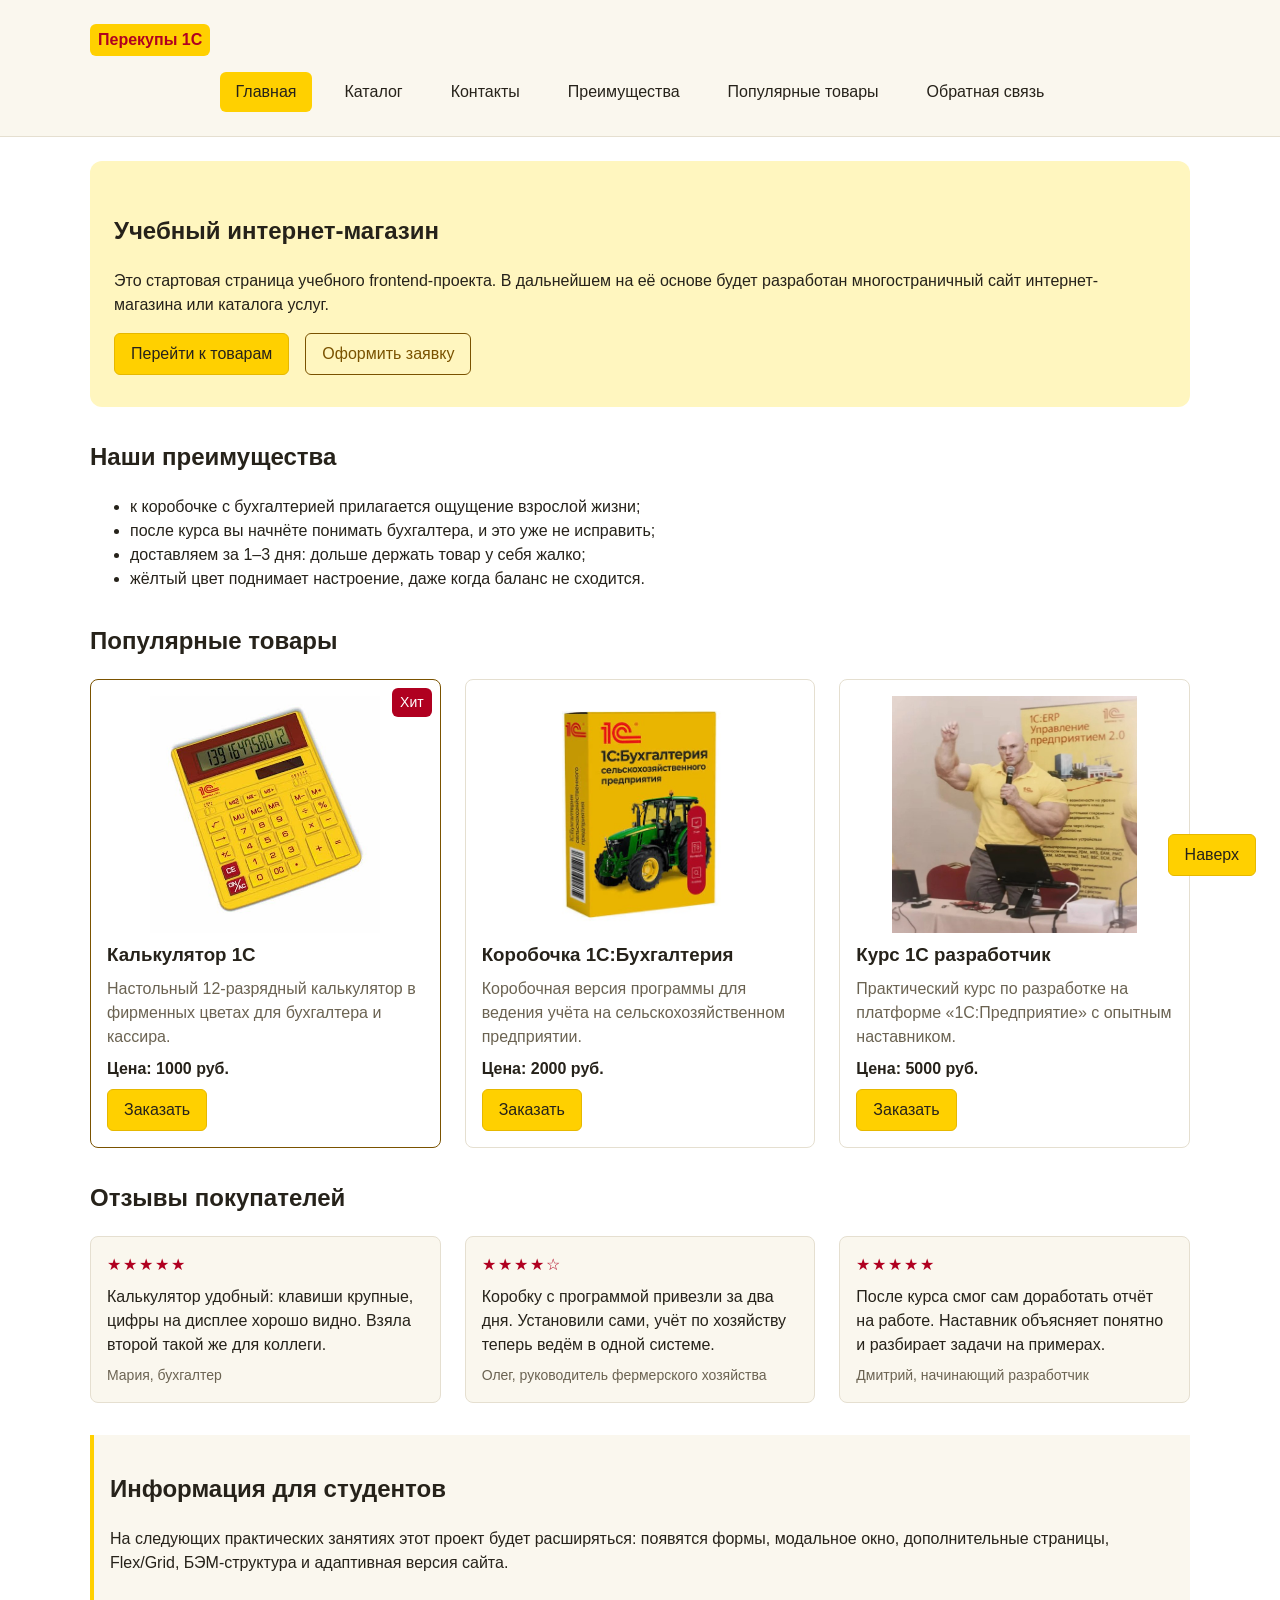
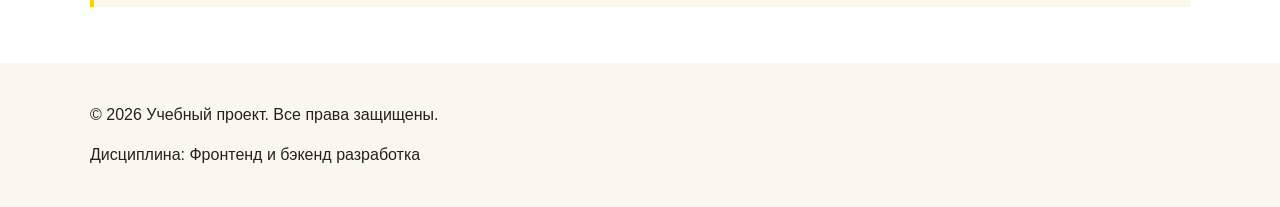
<file: index.html>
<!DOCTYPE html>
<html lang="ru">
<head>
  <meta charset="UTF-8">
  <meta name="viewport" content="width=device-width, initial-scale=1.0">
  <meta name="description" content="Главная страница учебного интернет-магазина: преимущества, популярные товары и форма заявки.">
  <title>Главная — Перекупы 1С</title>
  <meta property="og:type" content="website">
  <meta property="og:title" content="Перекупы 1С">
  <meta property="og:description" content="Учебный frontend-проект интернет-магазина.">
  <meta property="og:image" content="https://killmenull.github.io/kr1-html-css-shop/images/preview.jpg">
  <link rel="stylesheet" href="css/style.css">
  <script src="js/main.js" defer></script>
</head>
<body>
  <header class="site-header">
    <div class="site-header__inner">
      <a class="site-header__logo" href="index.html">Перекупы 1С</a>

      <nav class="site-nav" aria-label="Основная навигация">
        <ul class="site-nav__list">
          <li class="site-nav__item"><a class="site-nav__link site-nav__link--active" href="index.html">Главная</a></li>
          <li class="site-nav__item"><a class="site-nav__link" href="catalog.html">Каталог</a></li>
          <li class="site-nav__item"><a class="site-nav__link" href="contacts.html">Контакты</a></li>
          <li class="site-nav__item"><a class="site-nav__link" href="index.html#advantages">Преимущества</a></li>
          <li class="site-nav__item"><a class="site-nav__link" href="index.html#popular">Популярные товары</a></li>
          <li class="site-nav__item"><a class="site-nav__link" href="index.html#contacts">Обратная связь</a></li>
        </ul>
      </nav>
    </div>
  </header>
  <main>
    <section class="hero">
      <h1>Учебный интернет-магазин</h1>
      <p>
        Это стартовая страница учебного frontend-проекта.
        В дальнейшем на её основе будет разработан многостраничный сайт
        интернет-магазина или каталога услуг.
      </p>
      <div class="hero__actions">
        <a class="button button--primary" href="#popular">Перейти к товарам</a>
        <a class="button button--secondary" href="order.html">Оформить заявку</a>
      </div>
    </section>
    <section class="section" id="advantages">
      <h2 class="section__title">Наши преимущества</h2>

      <ul class="advantages-list">
        <li>к коробочке с бухгалтерией прилагается ощущение взрослой жизни;</li>
        <li>после курса вы начнёте понимать бухгалтера, и это уже не исправить;</li>
        <li>доставляем за 1–3 дня: дольше держать товар у себя жалко;</li>
        <li>жёлтый цвет поднимает настроение, даже когда баланс не сходится.</li>
      </ul>
    </section>
    <section class="section" id="popular">
      <h2 class="section__title">Популярные товары</h2>

      <div class="products-grid">
        <article class="product-card product-card--featured">
          <span class="product-card__badge">Хит</span>
          <img class="product-card__image" src="images/product-1.jpg" alt="Жёлтый настольный калькулятор 1С с красными клавишами" width="440" height="454">
          <h3 class="product-card__title"><a class="product-card__link" href="product.html">Калькулятор 1С</a></h3>
          <p class="product-card__description">Настольный 12-разрядный калькулятор в фирменных цветах для бухгалтера и кассира.</p>
          <p class="product-card__price">Цена: 1000 руб.</p>
          <button class="button button--primary product-card__button" type="button" data-product="Калькулятор 1С">
            Заказать
          </button>
        </article>

        <article class="product-card">
          <img class="product-card__image" src="images/product-2.jpg" alt="Жёлтая коробка программы «1С:Бухгалтерия сельскохозяйственного предприятия» с изображением трактора" width="395" height="506">
          <h3 class="product-card__title"><a class="product-card__link" href="product-2.html">Коробочка 1С:Бухгалтерия</a></h3>
          <p class="product-card__description">Коробочная версия программы для ведения учёта на сельскохозяйственном предприятии.</p>
          <p class="product-card__price">Цена: 2000 руб.</p>
          <button class="button button--primary product-card__button" type="button" data-product="Коробочка 1С:Бухгалтерия">
            Заказать
          </button>
        </article>

        <article class="product-card">
          <img class="product-card__image" src="images/product-3.jpg" alt="Преподаватель в жёлтой футболке 1С выступает с микрофоном на фоне плаката «1С:ERP»" width="800" height="775">
          <h3 class="product-card__title"><a class="product-card__link" href="product-3.html">Курс 1С разработчик</a></h3>
          <p class="product-card__description">Практический курс по разработке на платформе «1С:Предприятие» с опытным наставником.</p>
          <p class="product-card__price">Цена: 5000 руб.</p>
          <button class="button button--primary product-card__button" type="button" data-product="Курс 1С разработчик">
            Заказать
          </button>
        </article>
      </div>
    </section>
    <p class="success-message" id="success-message" hidden>
      Форма успешно отправлена!
    </p>
    <section class="section">
      <h2 class="section__title">Отзывы покупателей</h2>

      <div class="reviews">
        <figure class="review">
          <p class="review__rating" role="img" aria-label="Оценка: 5 из 5">★★★★★</p>
          <blockquote class="review__text">
            Калькулятор удобный: клавиши крупные, цифры на дисплее хорошо видно.
            Взяла второй такой же для коллеги.
          </blockquote>
          <figcaption class="review__author">Мария, бухгалтер</figcaption>
        </figure>

        <figure class="review">
          <p class="review__rating" role="img" aria-label="Оценка: 4 из 5">★★★★☆</p>
          <blockquote class="review__text">
            Коробку с программой привезли за два дня. Установили сами,
            учёт по хозяйству теперь ведём в одной системе.
          </blockquote>
          <figcaption class="review__author">Олег, руководитель фермерского хозяйства</figcaption>
        </figure>

        <figure class="review">
          <p class="review__rating" role="img" aria-label="Оценка: 5 из 5">★★★★★</p>
          <blockquote class="review__text">
            После курса смог сам доработать отчёт на работе.
            Наставник объясняет понятно и разбирает задачи на примерах.
          </blockquote>
          <figcaption class="review__author">Дмитрий, начинающий разработчик</figcaption>
        </figure>
      </div>
    </section>
    <aside class="aside-info">
      <h2>Информация для студентов</h2>
      <p>
        На следующих практических занятиях этот проект будет расширяться:
        появятся формы, модальное окно, дополнительные страницы, Flex/Grid,
        БЭМ-структура и адаптивная версия сайта.
      </p>
    </aside>
  </main>
  <footer class="site-footer" id="contacts">
    <div class="site-footer__inner">
      <p>&copy; 2026 Учебный проект. Все права защищены.</p>
      <p>Дисциплина: Фронтенд и бэкенд разработка</p>
    </div>
  </footer>

  <a class="button button--primary to-top" href="#">Наверх</a>
  <dialog class="order-dialog" id="order-dialog" aria-labelledby="order-dialog-title">
    <h2 class="order-dialog__title" id="order-dialog-title">Оформление заявки</h2>

    <form class="order-form" id="order-form" action="#" method="post" novalidate>
      <input id="selected-product" name="selected-product" type="hidden">

      <div class="order-form__field">
        <label class="order-form__label" for="order-name">Имя</label>
        <input
          class="order-form__input"
          id="order-name"
          name="name"
          type="text"
          placeholder="Введите ваше имя"
          minlength="2"
          autocomplete="given-name"
          required
        >
      </div>

      <div class="order-form__field">
        <label class="order-form__label" for="order-email">E-mail</label>
        <input
          class="order-form__input"
          id="order-email"
          name="email"
          type="email"
          placeholder="example@mail.ru"
          autocomplete="email"
          required
        >
      </div>

      <div class="order-form__field">
        <label class="order-form__label" for="order-phone">Телефон</label>
        <input
          class="order-form__input"
          id="order-phone"
          name="phone"
          type="tel"
          inputmode="tel"
          placeholder="+7 (900) 000-00-00"
          pattern="^\+7 \(\d{3}\) \d{3}-\d{2}-\d{2}$"
          required
        >
        <small class="order-form__hint">Формат: +7 (900) 000-00-00</small>
      </div>

      <div class="order-form__field">
        <label class="order-form__label" for="order-date">Дата связи</label>
        <input
          class="order-form__input"
          id="order-date"
          name="date"
          type="date"
        >
      </div>

      <div class="order-form__field">
        <label class="order-form__label" for="order-topic">Тема заявки</label>
        <select class="order-form__select" id="order-topic" name="topic" required>
          <option value="">Выберите тему</option>
          <option value="product">Заказ товара</option>
          <option value="consultation">Консультация</option>
          <option value="delivery">Доставка</option>
        </select>
      </div>

      <div class="order-form__field">
        <label class="order-form__label" for="order-comment">Комментарий</label>
        <textarea
          class="order-form__textarea"
          id="order-comment"
          name="comment"
          rows="4"
          placeholder="Укажите дополнительную информацию"
        ></textarea>
      </div>

      <div class="order-form__field order-form__field--checkbox">
        <label class="order-form__label">
          <input
            class="order-form__checkbox"
            id="order-agreement"
            name="agreement"
            type="checkbox"
            required
          >
          Я согласен на обработку данных
        </label>
      </div>

      <div class="order-form__actions">
        <button class="button button--secondary" type="button" id="close-order-dialog">Закрыть</button>
        <button class="button button--primary" type="submit">Отправить заявку</button>
      </div>
    </form>
  </dialog>
</body>
</html>
</file>
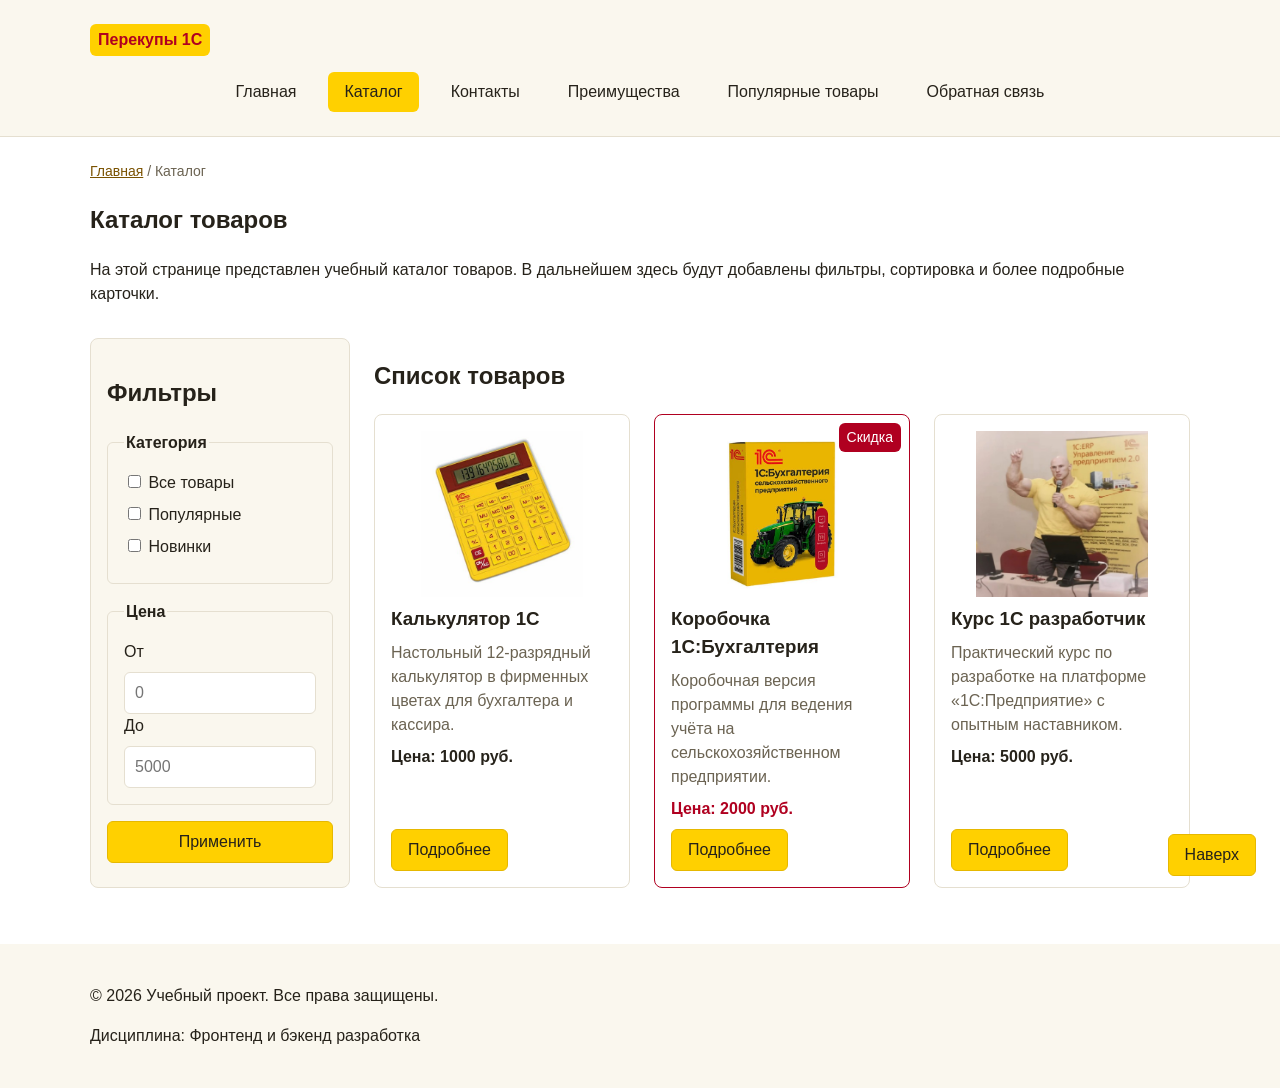
<file: catalog.html>
<!DOCTYPE html>
<html lang="ru">
<head>
  <meta charset="UTF-8">
  <meta name="viewport" content="width=device-width, initial-scale=1.0">
  <meta name="description" content="Каталог товаров учебного интернет-магазина.">
  <title>Каталог товаров — Перекупы 1С</title>
  <meta property="og:type" content="website">
  <meta property="og:title" content="Каталог товаров — Перекупы 1С">
  <meta property="og:description" content="Каталог товаров учебного интернет-магазина.">
  <meta property="og:image" content="https://killmenull.github.io/kr1-html-css-shop/images/preview.jpg">
  <link rel="stylesheet" href="css/style.css">
</head>
<body>
  <header class="site-header">
    <div class="site-header__inner">
      <a class="site-header__logo" href="index.html">Перекупы 1С</a>

      <nav class="site-nav" aria-label="Основная навигация">
        <ul class="site-nav__list">
          <li class="site-nav__item"><a class="site-nav__link" href="index.html">Главная</a></li>
          <li class="site-nav__item"><a class="site-nav__link site-nav__link--active" href="catalog.html">Каталог</a></li>
          <li class="site-nav__item"><a class="site-nav__link" href="contacts.html">Контакты</a></li>
          <li class="site-nav__item"><a class="site-nav__link" href="index.html#advantages">Преимущества</a></li>
          <li class="site-nav__item"><a class="site-nav__link" href="index.html#popular">Популярные товары</a></li>
          <li class="site-nav__item"><a class="site-nav__link" href="index.html#contacts">Обратная связь</a></li>
        </ul>
      </nav>
    </div>
  </header>

  <main>
    <nav class="breadcrumbs" aria-label="Хлебные крошки">
      <a class="breadcrumbs__link" href="index.html">Главная</a>
      <span class="breadcrumbs__current">Каталог</span>
    </nav>

    <section class="section">
      <h1>Каталог товаров</h1>
      <p>
        На этой странице представлен учебный каталог товаров.
        В дальнейшем здесь будут добавлены фильтры, сортировка и более
        подробные карточки.
      </p>
    </section>

    <section class="catalog-layout">
      <aside class="catalog-filters">
        <h2>Фильтры</h2>

        <form class="filters-form" action="#" method="get">
          <fieldset class="filters-form__group">
            <legend class="filters-form__legend">Категория</legend>

            <label class="filters-form__label">
              <input type="checkbox" name="category" value="all">
              Все товары
            </label>

            <label class="filters-form__label">
              <input type="checkbox" name="category" value="popular">
              Популярные
            </label>

            <label class="filters-form__label">
              <input type="checkbox" name="category" value="new">
              Новинки
            </label>
          </fieldset>

          <fieldset class="filters-form__group">
            <legend class="filters-form__legend">Цена</legend>

            <label class="filters-form__label" for="price-from">От</label>
            <input class="filters-form__input" id="price-from" name="price-from" type="number" min="0" placeholder="0">

            <label class="filters-form__label" for="price-to">До</label>
            <input class="filters-form__input" id="price-to" name="price-to" type="number" min="0" placeholder="5000">
          </fieldset>

          <button class="button button--primary" type="submit">Применить</button>
        </form>
      </aside>

      <section class="catalog-products">
        <h2>Список товаров</h2>

        <div class="products-grid">
          <article class="product-card">
            <img class="product-card__image" src="images/product-1.jpg" alt="Жёлтый настольный калькулятор 1С с красными клавишами" width="440" height="454">
            <h3 class="product-card__title"><a class="product-card__link" href="product.html">Калькулятор 1С</a></h3>
            <p class="product-card__description">Настольный 12-разрядный калькулятор в фирменных цветах для бухгалтера и кассира.</p>
            <p class="product-card__price">Цена: 1000 руб.</p>
            <a class="button button--primary product-card__button" href="product.html">Подробнее</a>
          </article>

          <article class="product-card product-card--discount">
            <span class="product-card__badge">Скидка</span>
            <img class="product-card__image" src="images/product-2.jpg" alt="Жёлтая коробка программы «1С:Бухгалтерия сельскохозяйственного предприятия» с изображением трактора" width="395" height="506">
            <h3 class="product-card__title"><a class="product-card__link" href="product-2.html">Коробочка 1С:Бухгалтерия</a></h3>
            <p class="product-card__description">Коробочная версия программы для ведения учёта на сельскохозяйственном предприятии.</p>
            <p class="product-card__price">Цена: 2000 руб.</p>
            <a class="button button--primary product-card__button" href="product-2.html">Подробнее</a>
          </article>

          <article class="product-card">
            <img class="product-card__image" src="images/product-3.jpg" alt="Преподаватель в жёлтой футболке 1С выступает с микрофоном на фоне плаката «1С:ERP»" width="800" height="775">
            <h3 class="product-card__title"><a class="product-card__link" href="product-3.html">Курс 1С разработчик</a></h3>
            <p class="product-card__description">Практический курс по разработке на платформе «1С:Предприятие» с опытным наставником.</p>
            <p class="product-card__price">Цена: 5000 руб.</p>
            <a class="button button--primary product-card__button" href="product-3.html">Подробнее</a>
          </article>
        </div>
      </section>
    </section>
  </main>

  <footer class="site-footer">
    <div class="site-footer__inner">
      <p>&copy; 2026 Учебный проект. Все права защищены.</p>
      <p>Дисциплина: Фронтенд и бэкенд разработка</p>
    </div>
  </footer>

  <a class="button button--primary to-top" href="#">Наверх</a>
</body>
</html>
</file>
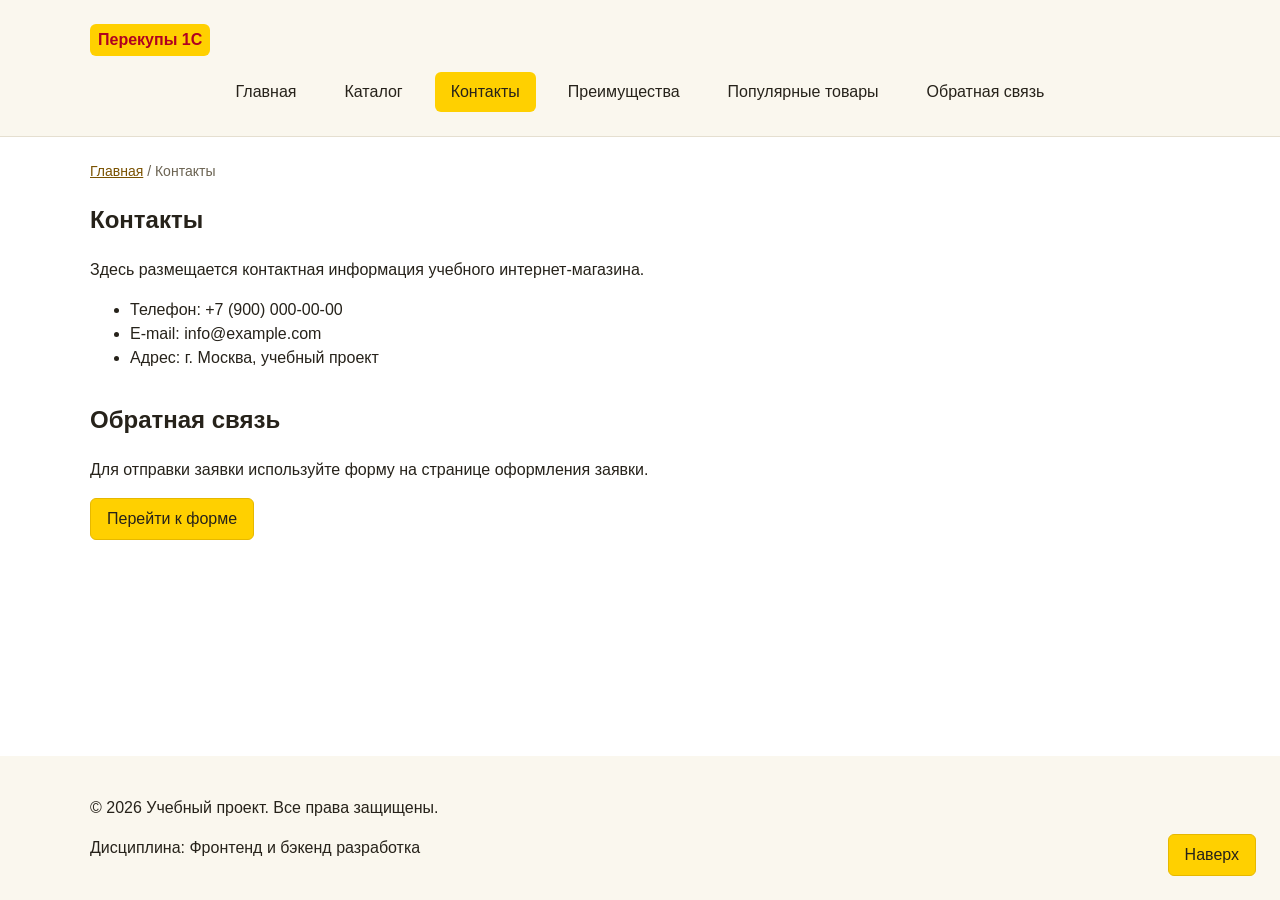
<file: contacts.html>
<!DOCTYPE html>
<html lang="ru">
<head>
  <meta charset="UTF-8">
  <meta name="viewport" content="width=device-width, initial-scale=1.0">
  <meta name="description" content="Контактная информация учебного интернет-магазина.">
  <title>Контакты — Перекупы 1С</title>
  <meta property="og:type" content="website">
  <meta property="og:title" content="Контакты — Перекупы 1С">
  <meta property="og:description" content="Контактная информация учебного интернет-магазина.">
  <meta property="og:image" content="https://killmenull.github.io/kr1-html-css-shop/images/preview.jpg">
  <link rel="stylesheet" href="css/style.css">
</head>
<body>
  <header class="site-header">
    <div class="site-header__inner">
      <a class="site-header__logo" href="index.html">Перекупы 1С</a>

      <nav class="site-nav" aria-label="Основная навигация">
        <ul class="site-nav__list">
          <li class="site-nav__item"><a class="site-nav__link" href="index.html">Главная</a></li>
          <li class="site-nav__item"><a class="site-nav__link" href="catalog.html">Каталог</a></li>
          <li class="site-nav__item"><a class="site-nav__link site-nav__link--active" href="contacts.html">Контакты</a></li>
          <li class="site-nav__item"><a class="site-nav__link" href="index.html#advantages">Преимущества</a></li>
          <li class="site-nav__item"><a class="site-nav__link" href="index.html#popular">Популярные товары</a></li>
          <li class="site-nav__item"><a class="site-nav__link" href="index.html#contacts">Обратная связь</a></li>
        </ul>
      </nav>
    </div>
  </header>

  <main>
    <nav class="breadcrumbs" aria-label="Хлебные крошки">
      <a class="breadcrumbs__link" href="index.html">Главная</a>
      <span class="breadcrumbs__current">Контакты</span>
    </nav>

    <section class="section">
      <h1>Контакты</h1>
      <p>
        Здесь размещается контактная информация учебного интернет-магазина.
      </p>

      <ul>
        <li>Телефон: +7 (900) 000-00-00</li>
        <li>E-mail: info@example.com</li>
        <li>Адрес: г. Москва, учебный проект</li>
      </ul>
    </section>

    <section class="section" id="feedback">
      <h2 class="section__title">Обратная связь</h2>
      <p>
        Для отправки заявки используйте форму на странице оформления заявки.
      </p>
      <a class="button button--primary" href="order.html">Перейти к форме</a>
    </section>
  </main>

  <footer class="site-footer">
    <div class="site-footer__inner">
      <p>&copy; 2026 Учебный проект. Все права защищены.</p>
      <p>Дисциплина: Фронтенд и бэкенд разработка</p>
    </div>
  </footer>

  <a class="button button--primary to-top" href="#">Наверх</a>
</body>
</html>
</file>
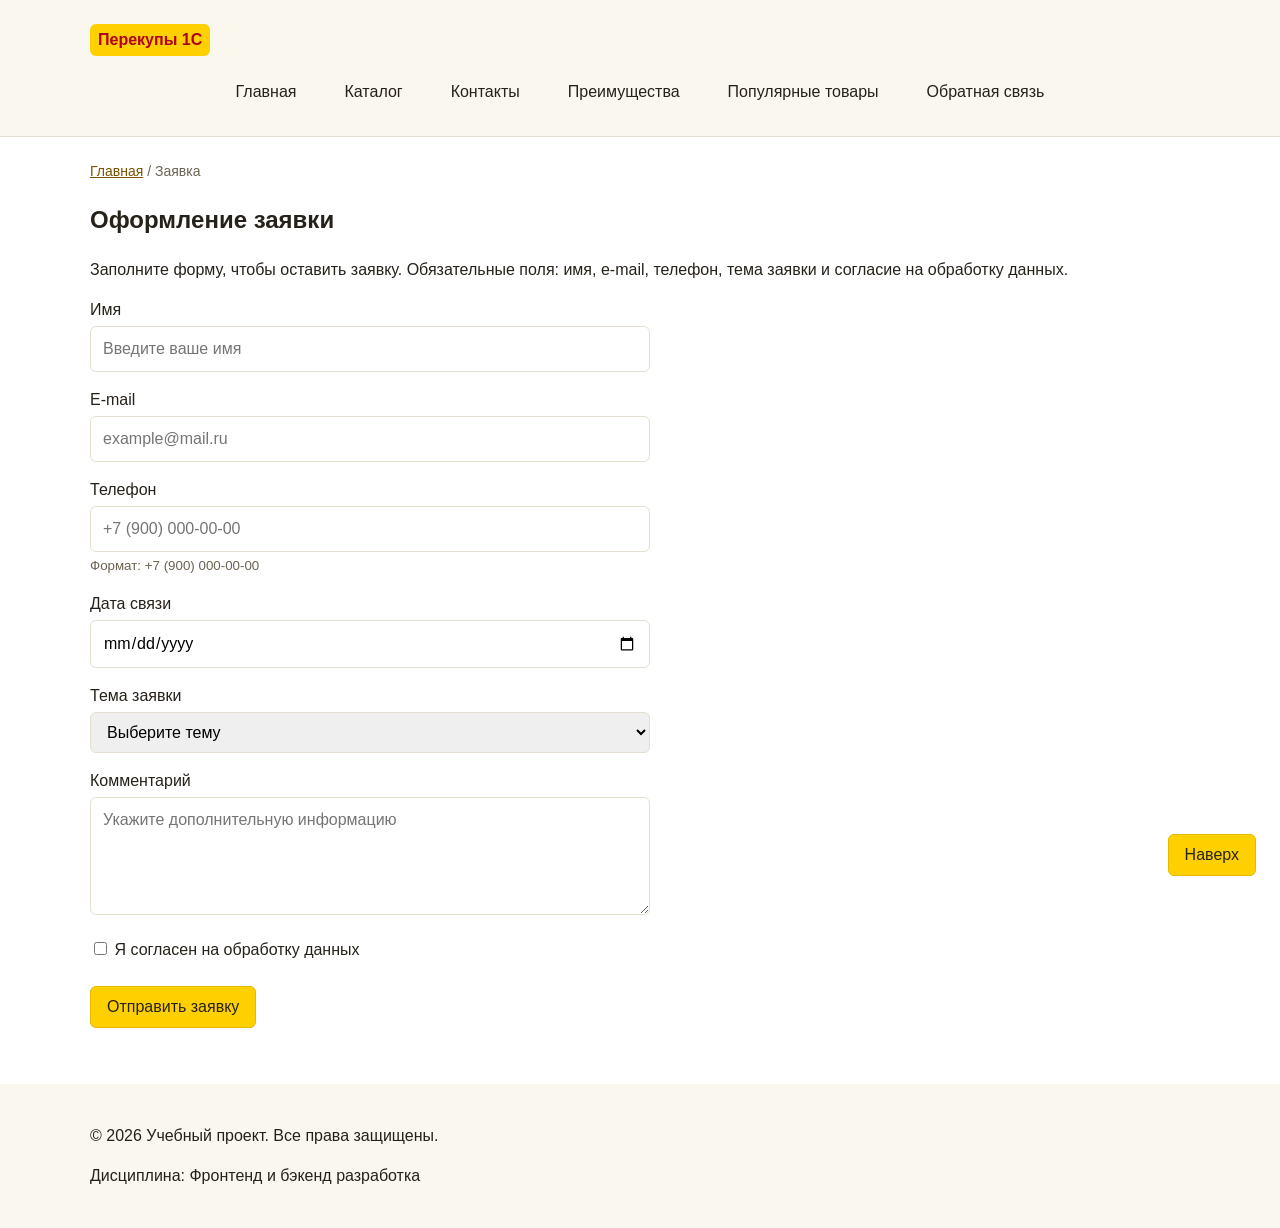
<file: order.html>
<!DOCTYPE html>
<html lang="ru">
<head>
  <meta charset="UTF-8">
  <meta name="viewport" content="width=device-width, initial-scale=1.0">
  <meta name="description" content="Оформление заявки в учебном интернет-магазине: форма с контактными данными и темой обращения.">
  <title>Заявка — Перекупы 1С</title>
  <meta property="og:type" content="website">
  <meta property="og:title" content="Заявка — Перекупы 1С">
  <meta property="og:description" content="Оформление заявки в учебном интернет-магазине.">
  <meta property="og:image" content="https://killmenull.github.io/kr1-html-css-shop/images/preview.jpg">
  <link rel="stylesheet" href="css/style.css">
  <script src="js/main.js" defer></script>
</head>
<body>
  <header class="site-header">
    <div class="site-header__inner">
      <a class="site-header__logo" href="index.html">Перекупы 1С</a>

      <nav class="site-nav" aria-label="Основная навигация">
        <ul class="site-nav__list">
          <li class="site-nav__item"><a class="site-nav__link" href="index.html">Главная</a></li>
          <li class="site-nav__item"><a class="site-nav__link" href="catalog.html">Каталог</a></li>
          <li class="site-nav__item"><a class="site-nav__link" href="contacts.html">Контакты</a></li>
          <li class="site-nav__item"><a class="site-nav__link" href="index.html#advantages">Преимущества</a></li>
          <li class="site-nav__item"><a class="site-nav__link" href="index.html#popular">Популярные товары</a></li>
          <li class="site-nav__item"><a class="site-nav__link" href="index.html#contacts">Обратная связь</a></li>
        </ul>
      </nav>
    </div>
  </header>

  <main>
    <nav class="breadcrumbs" aria-label="Хлебные крошки">
      <a class="breadcrumbs__link" href="index.html">Главная</a>
      <span class="breadcrumbs__current">Заявка</span>
    </nav>

    <section class="section">
      <h1>Оформление заявки</h1>
      <p>
        Заполните форму, чтобы оставить заявку. Обязательные поля: имя, e-mail,
        телефон, тема заявки и согласие на обработку данных.
      </p>

      <form class="order-form order-form--page" id="order-form" action="#" method="post" novalidate>
        <div class="order-form__field">
          <label class="order-form__label" for="order-name">Имя</label>
          <input
            class="order-form__input"
            id="order-name"
            name="name"
            type="text"
            placeholder="Введите ваше имя"
            minlength="2"
            autocomplete="given-name"
            required
          >
        </div>

        <div class="order-form__field">
          <label class="order-form__label" for="order-email">E-mail</label>
          <input
            class="order-form__input"
            id="order-email"
            name="email"
            type="email"
            placeholder="example@mail.ru"
            autocomplete="email"
            required
          >
        </div>

        <div class="order-form__field">
          <label class="order-form__label" for="order-phone">Телефон</label>
          <input
            class="order-form__input"
            id="order-phone"
            name="phone"
            type="tel"
            inputmode="tel"
            placeholder="+7 (900) 000-00-00"
            pattern="^\+7 \(\d{3}\) \d{3}-\d{2}-\d{2}$"
            required
          >
          <small class="order-form__hint">Формат: +7 (900) 000-00-00</small>
        </div>

        <div class="order-form__field">
          <label class="order-form__label" for="order-date">Дата связи</label>
          <input
            class="order-form__input"
            id="order-date"
            name="date"
            type="date"
          >
        </div>

        <div class="order-form__field">
          <label class="order-form__label" for="order-topic">Тема заявки</label>
          <select class="order-form__select" id="order-topic" name="topic" required>
            <option value="">Выберите тему</option>
            <option value="product">Заказ товара</option>
            <option value="consultation">Консультация</option>
            <option value="delivery">Доставка</option>
          </select>
        </div>

        <div class="order-form__field">
          <label class="order-form__label" for="order-comment">Комментарий</label>
          <textarea
            class="order-form__textarea"
            id="order-comment"
            name="comment"
            rows="4"
            placeholder="Укажите дополнительную информацию"
          ></textarea>
        </div>

        <div class="order-form__field order-form__field--checkbox">
          <label class="order-form__label">
            <input
              class="order-form__checkbox"
              id="order-agreement"
              name="agreement"
              type="checkbox"
              required
            >
            Я согласен на обработку данных
          </label>
        </div>

        <div class="order-form__actions">
          <button class="button button--primary" type="submit">Отправить заявку</button>
        </div>
      </form>

      <p class="success-message" id="success-message" hidden>
        Форма успешно отправлена!
      </p>
    </section>
  </main>

  <footer class="site-footer">
    <div class="site-footer__inner">
      <p>&copy; 2026 Учебный проект. Все права защищены.</p>
      <p>Дисциплина: Фронтенд и бэкенд разработка</p>
    </div>
  </footer>

  <a class="button button--primary to-top" href="#">Наверх</a>
</body>
</html>
</file>
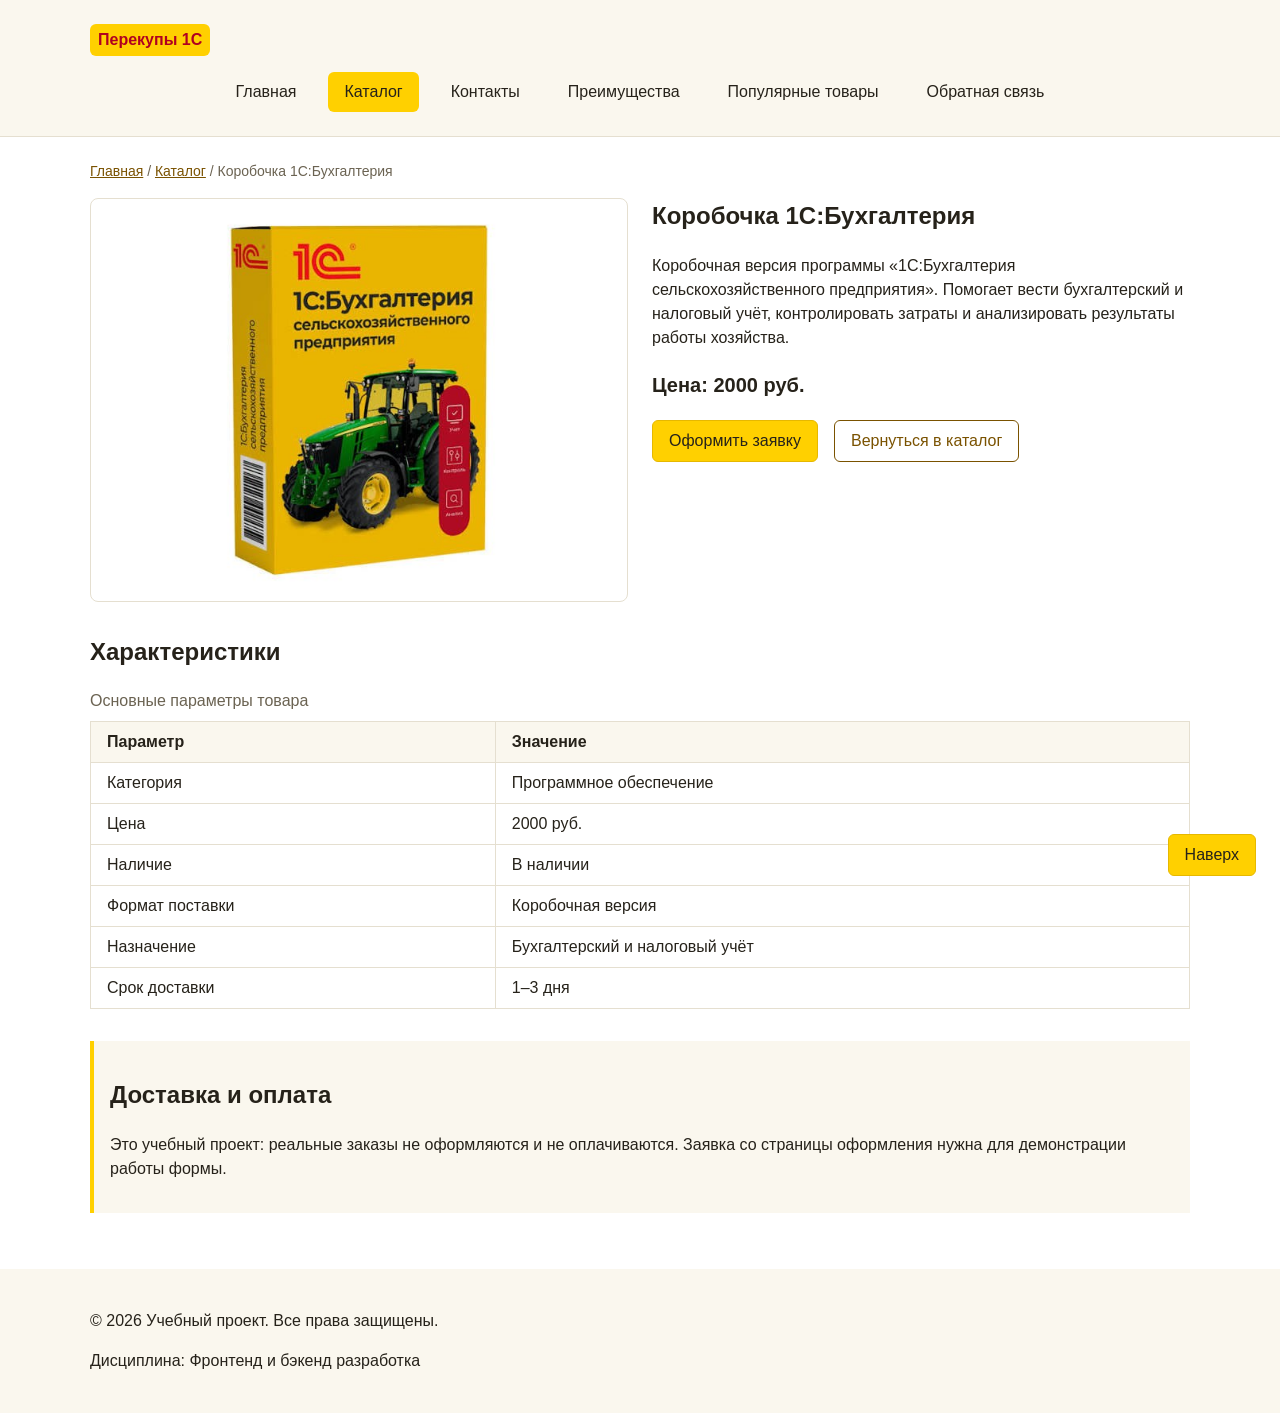
<file: product-2.html>
<!DOCTYPE html>
<html lang="ru">
<head>
  <meta charset="UTF-8">
  <meta name="viewport" content="width=device-width, initial-scale=1.0">
  <meta name="description" content="Коробочка 1С:Бухгалтерия: коробочная версия программы для учёта, описание, цена и характеристики.">
  <title>Коробочка 1С:Бухгалтерия — Перекупы 1С</title>
  <meta property="og:type" content="website">
  <meta property="og:title" content="Коробочка 1С:Бухгалтерия — Перекупы 1С">
  <meta property="og:description" content="Коробочка 1С:Бухгалтерия: коробочная версия программы для учёта, описание, цена и характеристики.">
  <meta property="og:image" content="https://killmenull.github.io/kr1-html-css-shop/images/preview.jpg">
  <link rel="stylesheet" href="css/style.css">
</head>
<body>
  <header class="site-header">
    <div class="site-header__inner">
      <a class="site-header__logo" href="index.html">Перекупы 1С</a>

      <nav class="site-nav" aria-label="Основная навигация">
        <ul class="site-nav__list">
          <li class="site-nav__item"><a class="site-nav__link" href="index.html">Главная</a></li>
          <li class="site-nav__item"><a class="site-nav__link site-nav__link--active" href="catalog.html">Каталог</a></li>
          <li class="site-nav__item"><a class="site-nav__link" href="contacts.html">Контакты</a></li>
          <li class="site-nav__item"><a class="site-nav__link" href="index.html#advantages">Преимущества</a></li>
          <li class="site-nav__item"><a class="site-nav__link" href="index.html#popular">Популярные товары</a></li>
          <li class="site-nav__item"><a class="site-nav__link" href="index.html#contacts">Обратная связь</a></li>
        </ul>
      </nav>
    </div>
  </header>

  <main>
    <nav class="breadcrumbs" aria-label="Хлебные крошки">
      <a class="breadcrumbs__link" href="index.html">Главная</a>
      <span class="breadcrumbs__separator" aria-hidden="true">/</span>
      <a class="breadcrumbs__link" href="catalog.html">Каталог</a>
      <span class="breadcrumbs__current">Коробочка 1С:Бухгалтерия</span>
    </nav>

    <article class="product">
      <figure class="product__media">
        <img
          class="product__image"
          src="images/product-2.jpg"
          alt="Жёлтая коробка программы «1С:Бухгалтерия сельскохозяйственного предприятия» с изображением трактора"
          width="395"
          height="506"
        >
      </figure>

      <div class="product__info">
        <h1 class="product__title">Коробочка 1С:Бухгалтерия</h1>
        <p class="product__description">
          Коробочная версия программы «1С:Бухгалтерия сельскохозяйственного
          предприятия». Помогает вести бухгалтерский и налоговый учёт,
          контролировать затраты и анализировать результаты работы хозяйства.
        </p>
        <p class="product__price">Цена: 2000 руб.</p>

        <div class="product__actions">
          <a class="button button--primary" href="order.html">Оформить заявку</a>
          <a class="button button--secondary" href="catalog.html">Вернуться в каталог</a>
        </div>
      </div>
    </article>

    <section class="section">
      <h2 class="section__title">Характеристики</h2>

      <table class="product-table">
        <caption class="product-table__caption">Основные параметры товара</caption>
        <thead>
          <tr>
            <th class="product-table__cell product-table__cell--head" scope="col">Параметр</th>
            <th class="product-table__cell product-table__cell--head" scope="col">Значение</th>
          </tr>
        </thead>
        <tbody>
          <tr>
            <td class="product-table__cell">Категория</td>
            <td class="product-table__cell">Программное обеспечение</td>
          </tr>
          <tr>
            <td class="product-table__cell">Цена</td>
            <td class="product-table__cell">2000 руб.</td>
          </tr>
          <tr>
            <td class="product-table__cell">Наличие</td>
            <td class="product-table__cell">В наличии</td>
          </tr>
          <tr>
            <td class="product-table__cell">Формат поставки</td>
            <td class="product-table__cell">Коробочная версия</td>
          </tr>
          <tr>
            <td class="product-table__cell">Назначение</td>
            <td class="product-table__cell">Бухгалтерский и налоговый учёт</td>
          </tr>
          <tr>
            <td class="product-table__cell">Срок доставки</td>
            <td class="product-table__cell">1–3 дня</td>
          </tr>
        </tbody>
      </table>
    </section>

    <aside class="aside-info">
      <h2>Доставка и оплата</h2>
      <p>
        Это учебный проект: реальные заказы не оформляются и не оплачиваются.
        Заявка со страницы оформления нужна для демонстрации работы формы.
      </p>
    </aside>
  </main>

  <footer class="site-footer">
    <div class="site-footer__inner">
      <p>&copy; 2026 Учебный проект. Все права защищены.</p>
      <p>Дисциплина: Фронтенд и бэкенд разработка</p>
    </div>
  </footer>

  <a class="button button--primary to-top" href="#">Наверх</a>
</body>
</html>
</file>
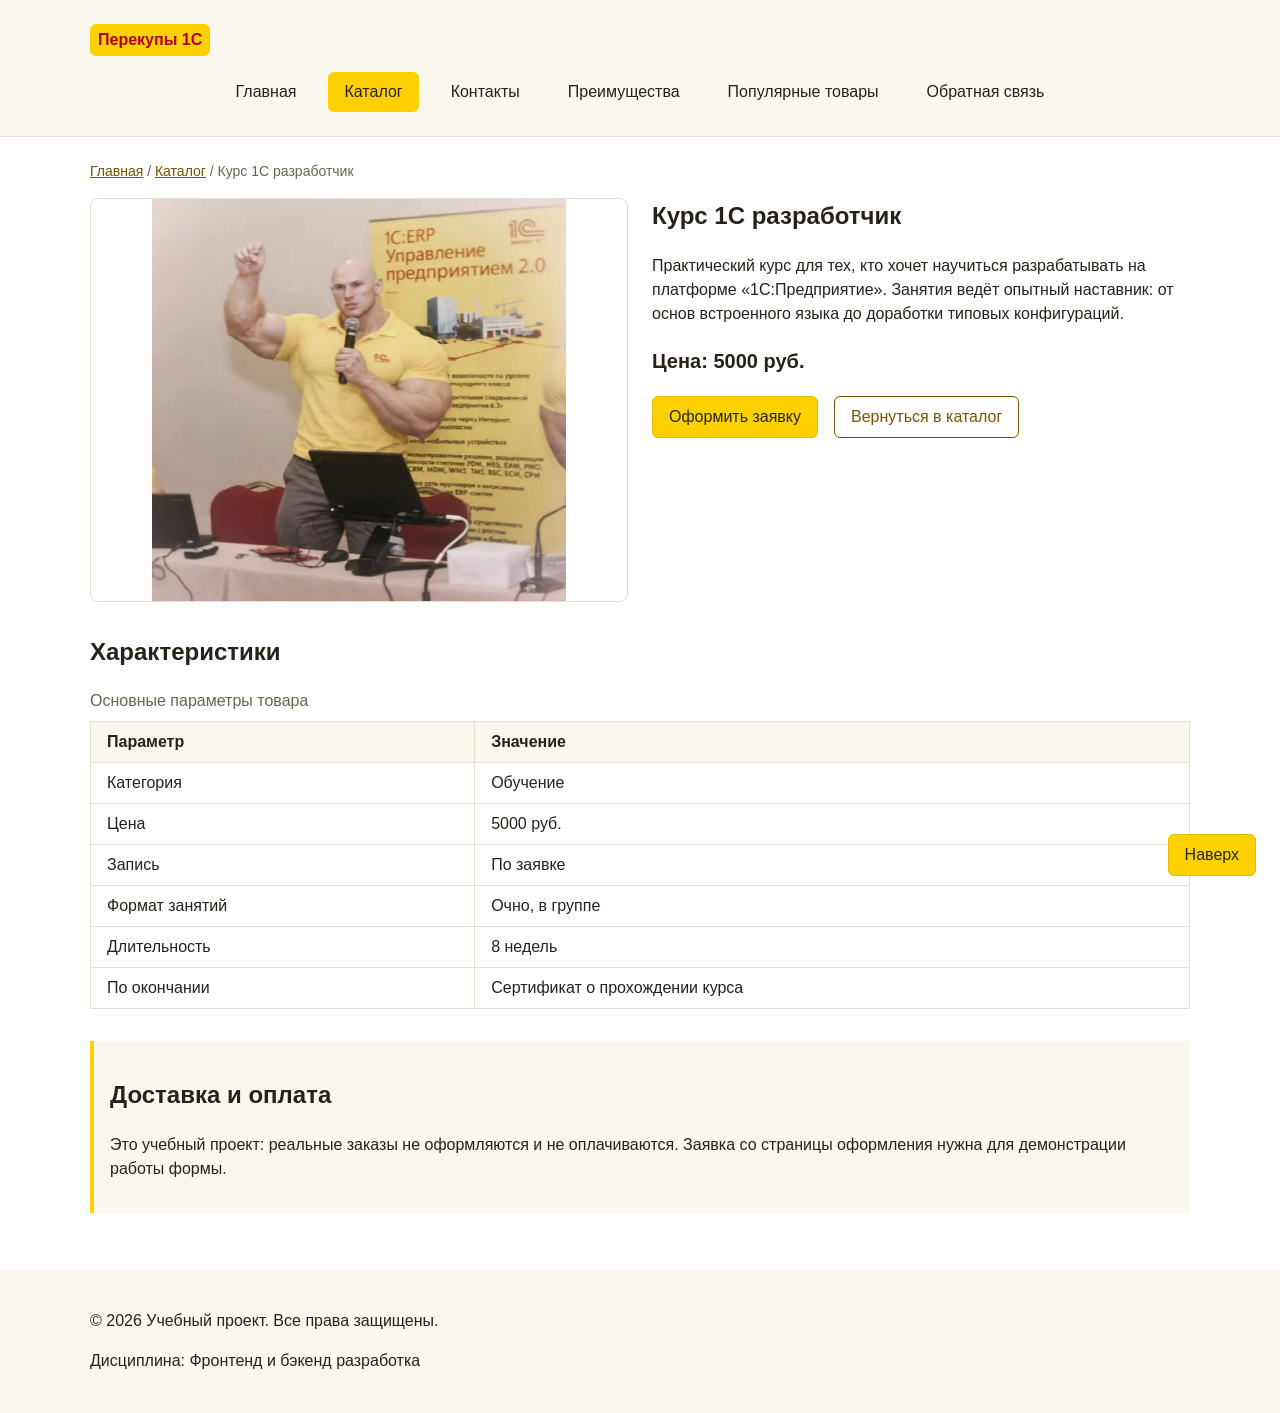
<file: product-3.html>
<!DOCTYPE html>
<html lang="ru">
<head>
  <meta charset="UTF-8">
  <meta name="viewport" content="width=device-width, initial-scale=1.0">
  <meta name="description" content="Курс 1С разработчик: практическое обучение разработке на платформе 1С, описание, цена и программа.">
  <title>Курс 1С разработчик — Перекупы 1С</title>
  <meta property="og:type" content="website">
  <meta property="og:title" content="Курс 1С разработчик — Перекупы 1С">
  <meta property="og:description" content="Курс 1С разработчик: практическое обучение разработке на платформе 1С, описание, цена и программа.">
  <meta property="og:image" content="https://killmenull.github.io/kr1-html-css-shop/images/preview.jpg">
  <link rel="stylesheet" href="css/style.css">
</head>
<body>
  <header class="site-header">
    <div class="site-header__inner">
      <a class="site-header__logo" href="index.html">Перекупы 1С</a>

      <nav class="site-nav" aria-label="Основная навигация">
        <ul class="site-nav__list">
          <li class="site-nav__item"><a class="site-nav__link" href="index.html">Главная</a></li>
          <li class="site-nav__item"><a class="site-nav__link site-nav__link--active" href="catalog.html">Каталог</a></li>
          <li class="site-nav__item"><a class="site-nav__link" href="contacts.html">Контакты</a></li>
          <li class="site-nav__item"><a class="site-nav__link" href="index.html#advantages">Преимущества</a></li>
          <li class="site-nav__item"><a class="site-nav__link" href="index.html#popular">Популярные товары</a></li>
          <li class="site-nav__item"><a class="site-nav__link" href="index.html#contacts">Обратная связь</a></li>
        </ul>
      </nav>
    </div>
  </header>

  <main>
    <nav class="breadcrumbs" aria-label="Хлебные крошки">
      <a class="breadcrumbs__link" href="index.html">Главная</a>
      <span class="breadcrumbs__separator" aria-hidden="true">/</span>
      <a class="breadcrumbs__link" href="catalog.html">Каталог</a>
      <span class="breadcrumbs__current">Курс 1С разработчик</span>
    </nav>

    <article class="product">
      <figure class="product__media">
        <img
          class="product__image"
          src="images/product-3.jpg"
          alt="Преподаватель в жёлтой футболке 1С выступает с микрофоном на фоне плаката «1С:ERP»"
          width="800"
          height="775"
        >
      </figure>

      <div class="product__info">
        <h1 class="product__title">Курс 1С разработчик</h1>
        <p class="product__description">
          Практический курс для тех, кто хочет научиться разрабатывать на
          платформе «1С:Предприятие». Занятия ведёт опытный наставник: от основ
          встроенного языка до доработки типовых конфигураций.
        </p>
        <p class="product__price">Цена: 5000 руб.</p>

        <div class="product__actions">
          <a class="button button--primary" href="order.html">Оформить заявку</a>
          <a class="button button--secondary" href="catalog.html">Вернуться в каталог</a>
        </div>
      </div>
    </article>

    <section class="section">
      <h2 class="section__title">Характеристики</h2>

      <table class="product-table">
        <caption class="product-table__caption">Основные параметры товара</caption>
        <thead>
          <tr>
            <th class="product-table__cell product-table__cell--head" scope="col">Параметр</th>
            <th class="product-table__cell product-table__cell--head" scope="col">Значение</th>
          </tr>
        </thead>
        <tbody>
          <tr>
            <td class="product-table__cell">Категория</td>
            <td class="product-table__cell">Обучение</td>
          </tr>
          <tr>
            <td class="product-table__cell">Цена</td>
            <td class="product-table__cell">5000 руб.</td>
          </tr>
          <tr>
            <td class="product-table__cell">Запись</td>
            <td class="product-table__cell">По заявке</td>
          </tr>
          <tr>
            <td class="product-table__cell">Формат занятий</td>
            <td class="product-table__cell">Очно, в группе</td>
          </tr>
          <tr>
            <td class="product-table__cell">Длительность</td>
            <td class="product-table__cell">8 недель</td>
          </tr>
          <tr>
            <td class="product-table__cell">По окончании</td>
            <td class="product-table__cell">Сертификат о прохождении курса</td>
          </tr>
        </tbody>
      </table>
    </section>

    <aside class="aside-info">
      <h2>Доставка и оплата</h2>
      <p>
        Это учебный проект: реальные заказы не оформляются и не оплачиваются.
        Заявка со страницы оформления нужна для демонстрации работы формы.
      </p>
    </aside>
  </main>

  <footer class="site-footer">
    <div class="site-footer__inner">
      <p>&copy; 2026 Учебный проект. Все права защищены.</p>
      <p>Дисциплина: Фронтенд и бэкенд разработка</p>
    </div>
  </footer>

  <a class="button button--primary to-top" href="#">Наверх</a>
</body>
</html>
</file>
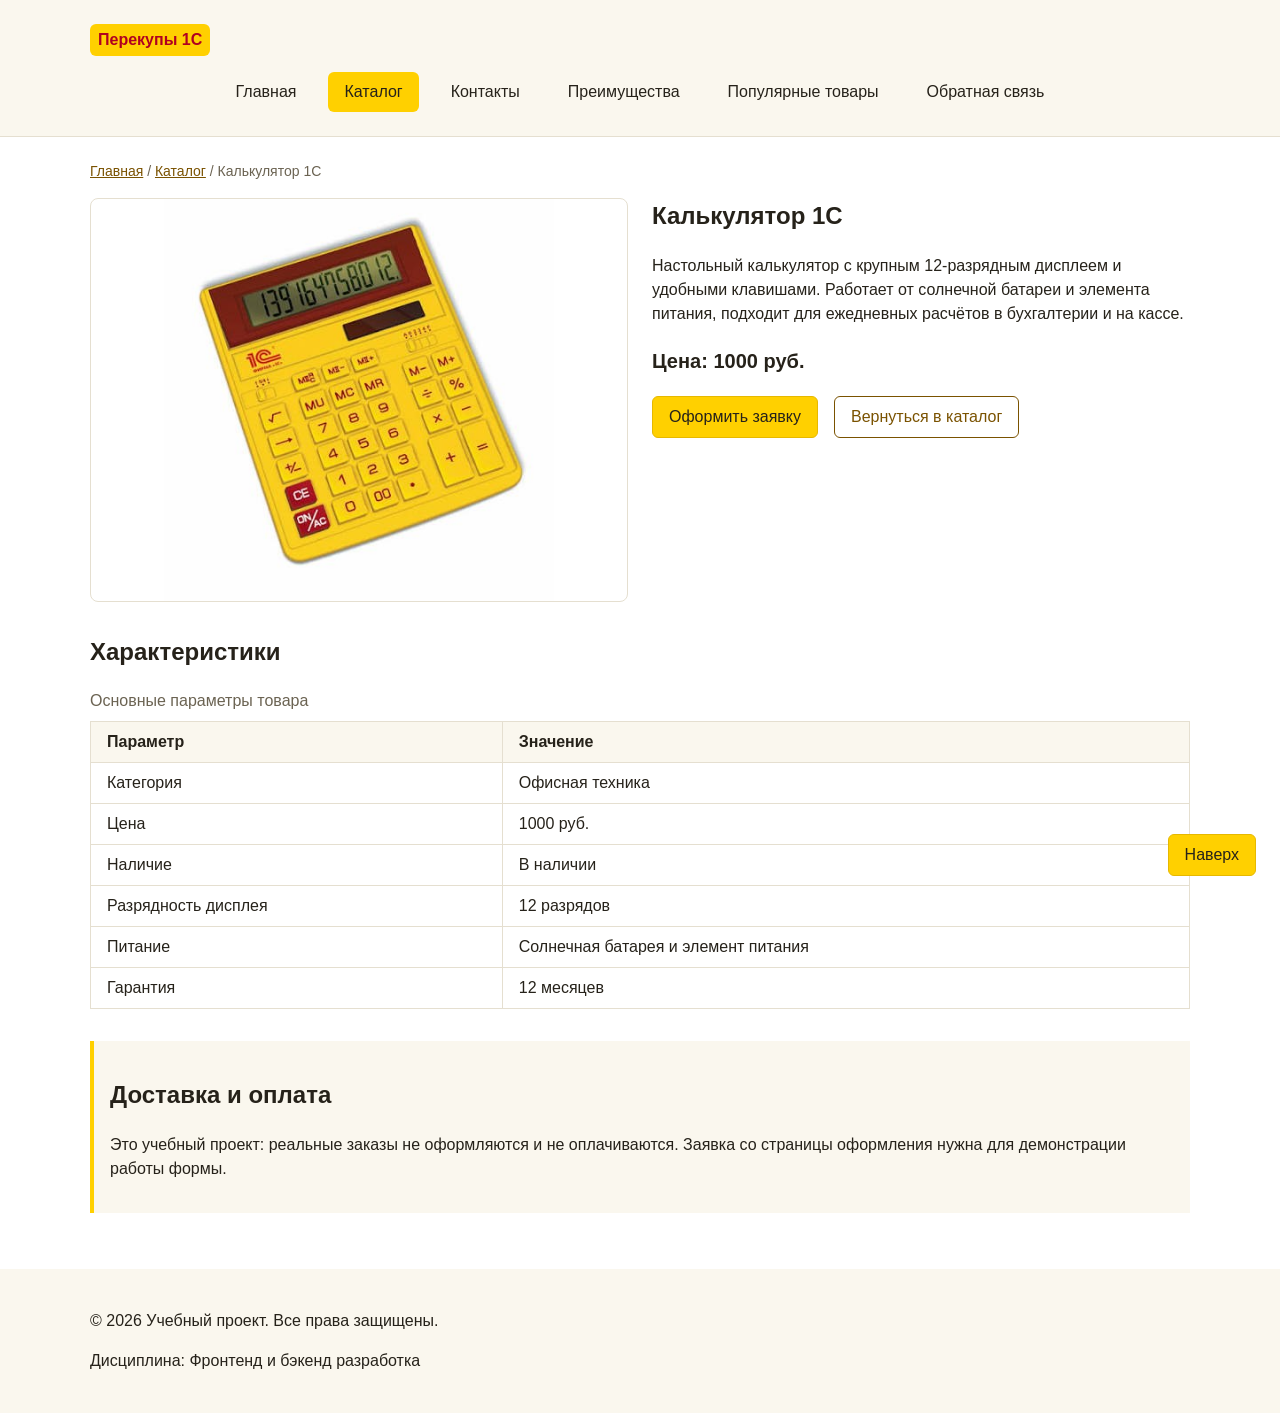
<file: product.html>
<!DOCTYPE html>
<html lang="ru">
<head>
  <meta charset="UTF-8">
  <meta name="viewport" content="width=device-width, initial-scale=1.0">
  <meta name="description" content="Калькулятор 1С: настольный 12-разрядный калькулятор, описание, цена и характеристики.">
  <title>Калькулятор 1С — Перекупы 1С</title>
  <meta property="og:type" content="website">
  <meta property="og:title" content="Калькулятор 1С — Перекупы 1С">
  <meta property="og:description" content="Калькулятор 1С: настольный 12-разрядный калькулятор, описание, цена и характеристики.">
  <meta property="og:image" content="https://killmenull.github.io/kr1-html-css-shop/images/preview.jpg">
  <link rel="stylesheet" href="css/style.css">
</head>
<body>
  <header class="site-header">
    <div class="site-header__inner">
      <a class="site-header__logo" href="index.html">Перекупы 1С</a>

      <nav class="site-nav" aria-label="Основная навигация">
        <ul class="site-nav__list">
          <li class="site-nav__item"><a class="site-nav__link" href="index.html">Главная</a></li>
          <li class="site-nav__item"><a class="site-nav__link site-nav__link--active" href="catalog.html">Каталог</a></li>
          <li class="site-nav__item"><a class="site-nav__link" href="contacts.html">Контакты</a></li>
          <li class="site-nav__item"><a class="site-nav__link" href="index.html#advantages">Преимущества</a></li>
          <li class="site-nav__item"><a class="site-nav__link" href="index.html#popular">Популярные товары</a></li>
          <li class="site-nav__item"><a class="site-nav__link" href="index.html#contacts">Обратная связь</a></li>
        </ul>
      </nav>
    </div>
  </header>

  <main>
    <nav class="breadcrumbs" aria-label="Хлебные крошки">
      <a class="breadcrumbs__link" href="index.html">Главная</a>
      <span class="breadcrumbs__separator" aria-hidden="true">/</span>
      <a class="breadcrumbs__link" href="catalog.html">Каталог</a>
      <span class="breadcrumbs__current">Калькулятор 1С</span>
    </nav>

    <article class="product">
      <figure class="product__media">
        <img
          class="product__image"
          src="images/product-1.jpg"
          alt="Жёлтый настольный калькулятор 1С с красными клавишами"
          width="440"
          height="454"
        >
      </figure>

      <div class="product__info">
        <h1 class="product__title">Калькулятор 1С</h1>
        <p class="product__description">
          Настольный калькулятор с крупным 12-разрядным дисплеем и удобными
          клавишами. Работает от солнечной батареи и элемента питания, подходит
          для ежедневных расчётов в бухгалтерии и на кассе.
        </p>
        <p class="product__price">Цена: 1000 руб.</p>

        <div class="product__actions">
          <a class="button button--primary" href="order.html">Оформить заявку</a>
          <a class="button button--secondary" href="catalog.html">Вернуться в каталог</a>
        </div>
      </div>
    </article>

    <section class="section">
      <h2 class="section__title">Характеристики</h2>

      <table class="product-table">
        <caption class="product-table__caption">Основные параметры товара</caption>
        <thead>
          <tr>
            <th class="product-table__cell product-table__cell--head" scope="col">Параметр</th>
            <th class="product-table__cell product-table__cell--head" scope="col">Значение</th>
          </tr>
        </thead>
        <tbody>
          <tr>
            <td class="product-table__cell">Категория</td>
            <td class="product-table__cell">Офисная техника</td>
          </tr>
          <tr>
            <td class="product-table__cell">Цена</td>
            <td class="product-table__cell">1000 руб.</td>
          </tr>
          <tr>
            <td class="product-table__cell">Наличие</td>
            <td class="product-table__cell">В наличии</td>
          </tr>
          <tr>
            <td class="product-table__cell">Разрядность дисплея</td>
            <td class="product-table__cell">12 разрядов</td>
          </tr>
          <tr>
            <td class="product-table__cell">Питание</td>
            <td class="product-table__cell">Солнечная батарея и элемент питания</td>
          </tr>
          <tr>
            <td class="product-table__cell">Гарантия</td>
            <td class="product-table__cell">12 месяцев</td>
          </tr>
        </tbody>
      </table>
    </section>

    <aside class="aside-info">
      <h2>Доставка и оплата</h2>
      <p>
        Это учебный проект: реальные заказы не оформляются и не оплачиваются.
        Заявка со страницы оформления нужна для демонстрации работы формы.
      </p>
    </aside>
  </main>

  <footer class="site-footer">
    <div class="site-footer__inner">
      <p>&copy; 2026 Учебный проект. Все права защищены.</p>
      <p>Дисциплина: Фронтенд и бэкенд разработка</p>
    </div>
  </footer>

  <a class="button button--primary to-top" href="#">Наверх</a>
</body>
</html>
</file>
<file: css/style.css>
/* ===============================
   1. Переменные проекта
   =============================== */

/*
  Все значения, которые повторяются в проекте, хранятся в одном месте.
  Чтобы изменить оформление, достаточно поменять переменную здесь.
*/
:root {
  /*
    Основные цвета проекта: тёплая жёлтая палитра.
    Жёлтый используется как заливка (кнопки, активный пункт меню),
    текст на нём тёмный: белый текст на жёлтом не читается.
  */
  --color-bg: #ffffff;
  --color-text: #26221a;
  --color-muted: #6b6352;
  --color-primary: #ffd000;
  --color-primary-dark: #e6b800;
  --color-on-primary: #26221a;

  /*
    Акцентный цвет для ссылок, рамок и обводки фокуса.
    Тёмно-янтарный: тот же тон, что у жёлтого, но достаточно тёмный,
    чтобы читаться на белом фоне.
  */
  --color-accent: #7a5200;

  --color-border: #e5dfd0;
  --color-surface: #faf7ee;
  --color-surface-accent: #fff6bf;
  --color-danger: #b00020;
  --color-success: #168a2f;
  --color-success-bg: #eefaf0;
  --color-white: #ffffff;

  /* Логотип: фон основного жёлтого цвета и тёмно-красный текст */
  --color-brand: var(--color-primary);
  --color-brand-text: #b00020;

  /* Отступы */
  --space-xs: 4px;
  --space-sm: 8px;
  --space-md: 16px;
  --space-lg: 24px;
  --space-xl: 32px;

  /* Скругления */
  --radius-sm: 6px;
  --radius-md: 8px;
  --radius-lg: 12px;

  /* Размеры */
  --container-width: 1100px;
  --header-offset: 200px;

  /* Слои: чем больше значение, тем выше элемент */
  --z-header: 10;
  --z-to-top: 20;
}

/* ===============================
   2. Базовые стили
   =============================== */

/*
  Универсальное правило для всех элементов.
  border-box делает расчёт размеров более понятным:
  width включает content, padding и border.
*/
* {
  box-sizing: border-box;
}

/*
  Плавная прокрутка при переходе по якорным ссылкам.
  Если браузер не поддерживает свойство, ссылка сработает без анимации.
  scroll-padding-top оставляет место под липкую шапку,
  чтобы она не закрывала раздел, к которому выполнен переход.
*/
html {
  scroll-behavior: smooth;
  scroll-padding-top: var(--header-offset);
}

/*
  Убираем стандартный внешний отступ браузера у body.
  Цвет текста и фона берутся из переменных.
  body — flex-колонка высотой не меньше окна (100vh):
  шапка, main и подвал идут сверху вниз, а main забирает свободное место.
*/
body {
  display: flex;
  flex-direction: column;
  min-height: 100vh;
  margin: 0;
  font-family: Arial, sans-serif;
  line-height: 1.5;
  color: var(--color-text);
  background-color: var(--color-bg);
}

/*
  Внутренние отступы основной области страницы.
  Шапка и подвал задают свои отступы в блоках site-header и site-footer.
  flex-grow: 1 растягивает main на всю свободную высоту,
  поэтому подвал остаётся внизу окна даже на короткой странице.
*/
main {
  flex-grow: 1;
  padding: var(--space-lg);
}

/* ===============================
   3. Общие элементы интерфейса
   =============================== */

/*
  Базовый цвет ссылок и его изменение при наведении.
*/
a {
  color: var(--color-accent);
}

a:hover {
  color: var(--color-text);
}

/*
  Видимая рамка фокуса при навигации с клавиатуры.
*/
a:focus-visible {
  outline: 2px solid var(--color-accent);
  outline-offset: 3px;
}

/*
  Подсветка элемента, к которому выполнен переход по якорю,
  например раздела id="popular" после ссылки #popular.
*/
:target {
  outline: 2px dashed var(--color-accent);
  outline-offset: 4px;
}

/*
  Кнопка — самостоятельный БЭМ-блок.
  Базовый класс задаёт форму и размеры,
  цвета задаются модификаторами button--primary и button--secondary.
  Класс используется и для ссылок, и для элементов button.
  Прозрачная рамка есть у всех кнопок, чтобы варианты
  с рамкой и без неё были одного размера.
*/
.button {
  display: inline-block;
  padding: var(--space-sm) var(--space-md);
  border: 1px solid transparent;
  border-radius: var(--radius-sm);
  font: inherit;
  text-decoration: none;
  cursor: pointer;
}

/*
  Основной вариант кнопки: жёлтая заливка и тёмный текст.
  Рамка чуть темнее заливки отделяет кнопку от светлого фона.
*/
.button--primary {
  color: var(--color-on-primary);
  background-color: var(--color-primary);
  border-color: var(--color-primary-dark);
}

/*
  Цвет текста указан явно, иначе у ссылки-кнопки
  сработает общее правило a:hover.
*/
.button--primary:hover {
  color: var(--color-on-primary);
  background-color: var(--color-primary-dark);
}

/*
  Второстепенный вариант кнопки: прозрачный фон и рамка.
*/
.button--secondary {
  color: var(--color-accent);
  background-color: transparent;
  border-color: var(--color-accent);
}

.button--secondary:hover {
  color: var(--color-on-primary);
  background-color: var(--color-primary);
}

.button:focus-visible {
  outline: 2px solid var(--color-accent);
  outline-offset: 3px;
}

/*
  Недоступная кнопка приглушается, курсор показывает запрет.
  Модификатор button--disabled нужен для визуально отключённых ссылок.
*/
.button:disabled,
.button--disabled {
  opacity: 0.6;
  cursor: not-allowed;
}

/* ===============================
   4. Компоненты страницы
   =============================== */

/*
  Шапка сайта.
  position: sticky оставляет шапку вверху экрана при прокрутке.
  z-index поднимает её над содержимым страницы.
*/
.site-header {
  position: sticky;
  top: 0;
  z-index: var(--z-header);
  padding: var(--space-lg);
  background-color: var(--color-surface);
  border-bottom: 1px solid var(--color-border);
}

/*
  Внутренний контейнер шапки ограничивает ширину содержимого,
  чтобы оно не растягивалось слишком сильно на широких экранах.
*/
.site-header__inner {
  max-width: var(--container-width);
  margin: 0 auto;
}

/*
  Текстовый логотип: жёлтая плашка с тёмно-красным текстом.
  Жёлтым сделан фон, а не буквы: жёлтый текст
  на светлой шапке было бы невозможно прочитать.
*/
.site-header__logo {
  display: inline-block;
  padding: var(--space-xs) var(--space-sm);
  font-weight: 700;
  color: var(--color-brand-text);
  background-color: var(--color-brand);
  border-radius: var(--radius-sm);
  text-decoration: none;
}

/*
  Цвет текста указан явно, иначе при наведении
  сработает общее правило a:hover и текст сменит цвет.
*/
.site-header__logo:hover {
  color: var(--color-brand-text);
}

/*
  Горизонтальное меню через Flexbox.
  flex-wrap разрешает перенос пунктов на новую строку,
  gap задаёт расстояние между пунктами.
*/
.site-nav__list {
  display: flex;
  flex-wrap: wrap;
  justify-content: center;
  align-items: center;
  gap: var(--space-md);
  padding: 0;
  margin: var(--space-md) 0 0;
  list-style: none;
}

/*
  Ссылки меню.
  inline-block позволяет задать внутренние отступы
  и увеличить кликабельную область.
*/
.site-nav__link {
  display: inline-block;
  padding: var(--space-sm) var(--space-md);
  color: var(--color-text);
  text-decoration: none;
  border-radius: var(--radius-sm);
}

.site-nav__link:hover {
  color: var(--color-on-primary);
  background-color: var(--color-primary);
}

.site-nav__link:focus-visible {
  outline: 2px solid var(--color-accent);
  outline-offset: 3px;
}

/*
  Модификатор активного пункта: ссылка на текущую страницу.
*/
.site-nav__link--active {
  color: var(--color-on-primary);
  background-color: var(--color-primary);
}

/*
  Хлебные крошки на внутренних страницах.
*/
.breadcrumbs {
  max-width: var(--container-width);
  margin: 0 auto var(--space-md);
  font-size: 14px;
  color: var(--color-muted);
}

.breadcrumbs__link {
  color: var(--color-accent);
}

/*
  Текущая страница не является ссылкой.
  Перед её названием ставится разделитель.
*/
.breadcrumbs__current::before {
  content: " / ";
  color: var(--color-muted);
}

/*
  Hero-блок — первый крупный блок страницы.
*/
.hero {
  max-width: var(--container-width);
  margin: 0 auto var(--space-xl);
  padding: var(--space-xl) var(--space-lg);
  background-color: var(--color-surface-accent);
  border-radius: var(--radius-lg);
}

/*
  Кнопки в hero-блоке стоят в ряд с промежутком.
*/
.hero__actions {
  display: flex;
  flex-wrap: wrap;
  gap: var(--space-md);
}

/*
  Общий класс для разделов страницы.
*/
.section {
  max-width: var(--container-width);
  margin: 0 auto var(--space-xl);
}

/*
  Заголовок раздела.
*/
.section__title {
  margin-top: 0;
}

/*
  Сетка карточек товаров через CSS Grid.
  repeat(3, 1fr) создаёт три равные колонки,
  gap задаёт расстояние между карточками.
*/
.products-grid {
  display: grid;
  grid-template-columns: repeat(3, 1fr);
  gap: var(--space-lg);
}

/*
  Карточка товара — переиспользуемый БЭМ-блок.
  Карточка сама является flex-контейнером:
  содержимое идёт сверху вниз, расстояние между элементами задаёт gap.
  position: relative делает карточку точкой отсчёта для бейджа.
*/
.product-card {
  position: relative;
  display: flex;
  flex-direction: column;
  gap: var(--space-sm);
  padding: var(--space-md);
  border: 1px solid var(--color-border);
  border-radius: var(--radius-md);
  background-color: var(--color-bg);
}

.product-card:hover {
  border-color: var(--color-accent);
}

/*
  Модификаторы карточки: выделенный товар и товар со скидкой.
*/
.product-card--featured {
  border-color: var(--color-accent);
}

.product-card--discount {
  border-color: var(--color-danger);
}

/*
  Фото товара в карточке.
  aspect-ratio задаёт одинаковую область 4:3 для всех карточек,
  object-fit: contain вписывает в неё фото целиком, без обрезки.
*/
.product-card__image {
  display: block;
  width: 100%;
  height: auto;
  aspect-ratio: 4 / 3;
  object-fit: contain;
  border-radius: var(--radius-sm);
}

/*
  Элементы карточки. Внешние отступы обнулены,
  расстояние между элементами задаёт gap карточки.
*/
.product-card__title {
  margin: 0;
  color: var(--color-text);
}

/*
  Название товара — ссылка на его страницу.
  Цвет наследуется от заголовка, подчёркивание появляется при наведении.
*/
.product-card__link {
  color: inherit;
  text-decoration: none;
}

.product-card__link:hover {
  text-decoration: underline;
}

.product-card__description {
  margin: 0;
  color: var(--color-muted);
}

.product-card__price {
  margin: 0;
  font-weight: 700;
}

/*
  Бейдж в правом верхнем углу карточки: «Хит», «Скидка».
  position: absolute выводит его из потока
  и размещает относительно карточки.
*/
.product-card__badge {
  position: absolute;
  top: var(--space-sm);
  right: var(--space-sm);
  padding: var(--space-xs) var(--space-sm);
  font-size: 14px;
  color: var(--color-white);
  background-color: var(--color-danger);
  border-radius: var(--radius-sm);
}

/*
  Модификатор блока меняет вид своего элемента:
  у товара со скидкой цена выделяется цветом.
*/
.product-card--discount .product-card__price {
  color: var(--color-danger);
}

/*
  Кнопка прижимается к низу карточки
  и не растягивается на всю ширину.
*/
.product-card__button {
  margin-top: auto;
  align-self: flex-start;
}

/*
  Страница каталога: фильтры слева, товары справа.
  Первая колонка 260px отводится под фильтры,
  вторая 1fr занимает оставшееся пространство.
  grid-template-areas задаёт именованные области сетки.
*/
.catalog-layout {
  max-width: var(--container-width);
  margin: 0 auto var(--space-xl);
  display: grid;
  grid-template-columns: 260px 1fr;
  grid-template-areas: "filters products";
  gap: var(--space-lg);
}

/*
  Боковая область фильтров.
*/
.catalog-filters {
  grid-area: filters;
  padding: var(--space-md);
  border: 1px solid var(--color-border);
  border-radius: var(--radius-md);
  background-color: var(--color-surface);
}

/*
  Область со списком товаров.
*/
.catalog-products {
  grid-area: products;
}

/*
  Форма фильтров.
  Группы полей идут друг под другом, расстояние между ними задаёт gap.
*/
.filters-form {
  display: grid;
  gap: var(--space-md);
}

/*
  Группа полей: fieldset визуально отделяет группы фильтров.
*/
.filters-form__group {
  margin: 0;
  padding: var(--space-md);
  border: 1px solid var(--color-border);
  border-radius: var(--radius-sm);
}

.filters-form__legend {
  font-weight: 700;
}

.filters-form__label {
  display: block;
  margin-bottom: var(--space-sm);
}

/*
  Числовые поля цены.
*/
.filters-form__input {
  width: 100%;
  padding: 8px 10px;
  border: 1px solid var(--color-border);
  border-radius: var(--radius-sm);
  font: inherit;
}

/*
  Страница товара: изображение слева, описание справа.
*/
.product {
  max-width: var(--container-width);
  margin: 0 auto var(--space-xl);
  display: grid;
  grid-template-columns: 1fr 1fr;
  gap: var(--space-lg);
  align-items: start;
}

/*
  У figure есть стандартные внешние отступы браузера, убираем их.
*/
.product__media {
  margin: 0;
}

/*
  Фото товара на его странице.
  Область 4:3 одинакова для всех товаров,
  фото вписывается в неё целиком, без обрезки.
*/
.product__image {
  display: block;
  width: 100%;
  height: auto;
  aspect-ratio: 4 / 3;
  object-fit: contain;
  border: 1px solid var(--color-border);
  border-radius: var(--radius-md);
  background-color: var(--color-bg);
}

.product__title {
  margin-top: 0;
}

.product__price {
  font-size: 20px;
  font-weight: 700;
}

/*
  Кнопки под описанием товара.
*/
.product__actions {
  display: flex;
  flex-wrap: wrap;
  gap: var(--space-md);
}

/*
  Таблица характеристик товара.
  border-collapse объединяет рамки соседних ячеек в одну линию.
*/
.product-table {
  width: 100%;
  border-collapse: collapse;
}

.product-table__caption {
  margin-bottom: var(--space-sm);
  color: var(--color-muted);
  text-align: left;
}

.product-table__cell {
  padding: var(--space-sm) var(--space-md);
  border: 1px solid var(--color-border);
  text-align: left;
}

/*
  Ячейки заголовка таблицы.
*/
.product-table__cell--head {
  background-color: var(--color-surface);
}

/*
  Блок отзывов: три карточки в ряд через CSS Grid.
*/
.reviews {
  display: grid;
  grid-template-columns: repeat(3, 1fr);
  gap: var(--space-lg);
}

/*
  Карточка отзыва.
  У figure есть стандартные внешние отступы браузера, убираем их.
  Карточка — flex-колонка, чтобы подпись автора прижималась к низу.
*/
.review {
  display: flex;
  flex-direction: column;
  gap: var(--space-sm);
  margin: 0;
  padding: var(--space-md);
  border: 1px solid var(--color-border);
  border-radius: var(--radius-md);
  background-color: var(--color-surface);
}

/*
  Оценка звёздами. Текст оценки для программ чтения с экрана
  задан в HTML через aria-label.
*/
.review__rating {
  margin: 0;
  color: var(--color-brand-text);
  letter-spacing: 2px;
}

/*
  У blockquote тоже есть стандартные отступы браузера.
*/
.review__text {
  margin: 0;
}

.review__author {
  margin-top: auto;
  font-size: 14px;
  color: var(--color-muted);
}

/*
  Дополнительный информационный блок.
*/
.aside-info {
  max-width: var(--container-width);
  margin: 0 auto var(--space-xl);
  padding: var(--space-md);
  border-left: 4px solid var(--color-primary);
  background-color: var(--color-surface);
}

/*
  Сообщение об успешной отправке формы.
*/
.success-message {
  max-width: var(--container-width);
  margin: var(--space-lg) auto;
  padding: var(--space-md);
  border-left: 4px solid var(--color-success);
  background-color: var(--color-success-bg);
}

/*
  Подвал сайта.
*/
.site-footer {
  padding: var(--space-lg);
  background-color: var(--color-surface);
}

/*
  Внутренний контейнер подвала ограничивает ширину содержимого
  и ставит его по центру, как в шапке и разделах страницы.
  Без него на широком экране или при уменьшении масштаба
  текст подвала прижимался к левому краю окна.
*/
.site-footer__inner {
  max-width: var(--container-width);
  margin: 0 auto;
}

/*
  Кнопка «Наверх».
  position: fixed закрепляет её в правом нижнем углу окна,
  при прокрутке она остаётся на месте.
*/
.to-top {
  position: fixed;
  right: var(--space-lg);
  bottom: var(--space-lg);
  z-index: var(--z-to-top);
}

/* ===============================
   5. Форма и модальное окно
   =============================== */

/*
  Модальное окно.
  Элемент dialog сам умеет открываться поверх страницы.
*/
.order-dialog {
  width: min(100% - 32px, 560px);
  padding: var(--space-lg);
  border: none;
  border-radius: var(--radius-lg);
}

/*
  Затемнение фона за модальным окном.
*/
.order-dialog::backdrop {
  background-color: rgba(0, 0, 0, 0.5);
}

.order-dialog__title {
  margin-top: 0;
}

/*
  Форма заявки — отдельный БЭМ-блок,
  её можно использовать и вне модального окна.
  Поле формы: подпись и элемент ввода.
*/
.order-form__field {
  margin-bottom: var(--space-md);
}

.order-form__label {
  display: block;
  margin-bottom: var(--space-xs);
}

/*
  Основные поля формы.
  font: inherit заставляет поля использовать шрифт страницы.
*/
.order-form__input,
.order-form__select,
.order-form__textarea {
  width: 100%;
  padding: 10px 12px;
  border: 1px solid var(--color-border);
  border-radius: var(--radius-sm);
  font: inherit;
}

/*
  Подсказка под полем.
*/
.order-form__hint {
  display: block;
  margin-top: var(--space-xs);
  color: var(--color-muted);
}

/*
  Реакция поля на наведение мыши.
*/
.order-form__input:hover,
.order-form__select:hover,
.order-form__textarea:hover {
  border-color: var(--color-accent);
}

/*
  Видимый фокус для клавиатурной навигации.
*/
.order-form__input:focus-visible,
.order-form__select:focus-visible,
.order-form__textarea:focus-visible {
  outline: 2px solid var(--color-accent);
  outline-offset: 3px;
}

/*
  Подсветка ошибочных полей.
  Атрибут aria-invalid добавляется через JavaScript.
  Правило стоит после :hover: специфичность у них одинаковая,
  поэтому красная рамка сохраняется и при наведении.
*/
.order-form__input[aria-invalid="true"],
.order-form__select[aria-invalid="true"],
.order-form__textarea[aria-invalid="true"] {
  border-color: var(--color-danger);
}

/*
  Кнопки формы.
*/
.order-form__actions {
  display: flex;
  gap: var(--space-md);
  margin-top: var(--space-lg);
}

/*
  Модификатор формы на отдельной странице:
  без модального окна ширину формы нужно ограничить.
*/
.order-form--page {
  max-width: 560px;
}
</file>
